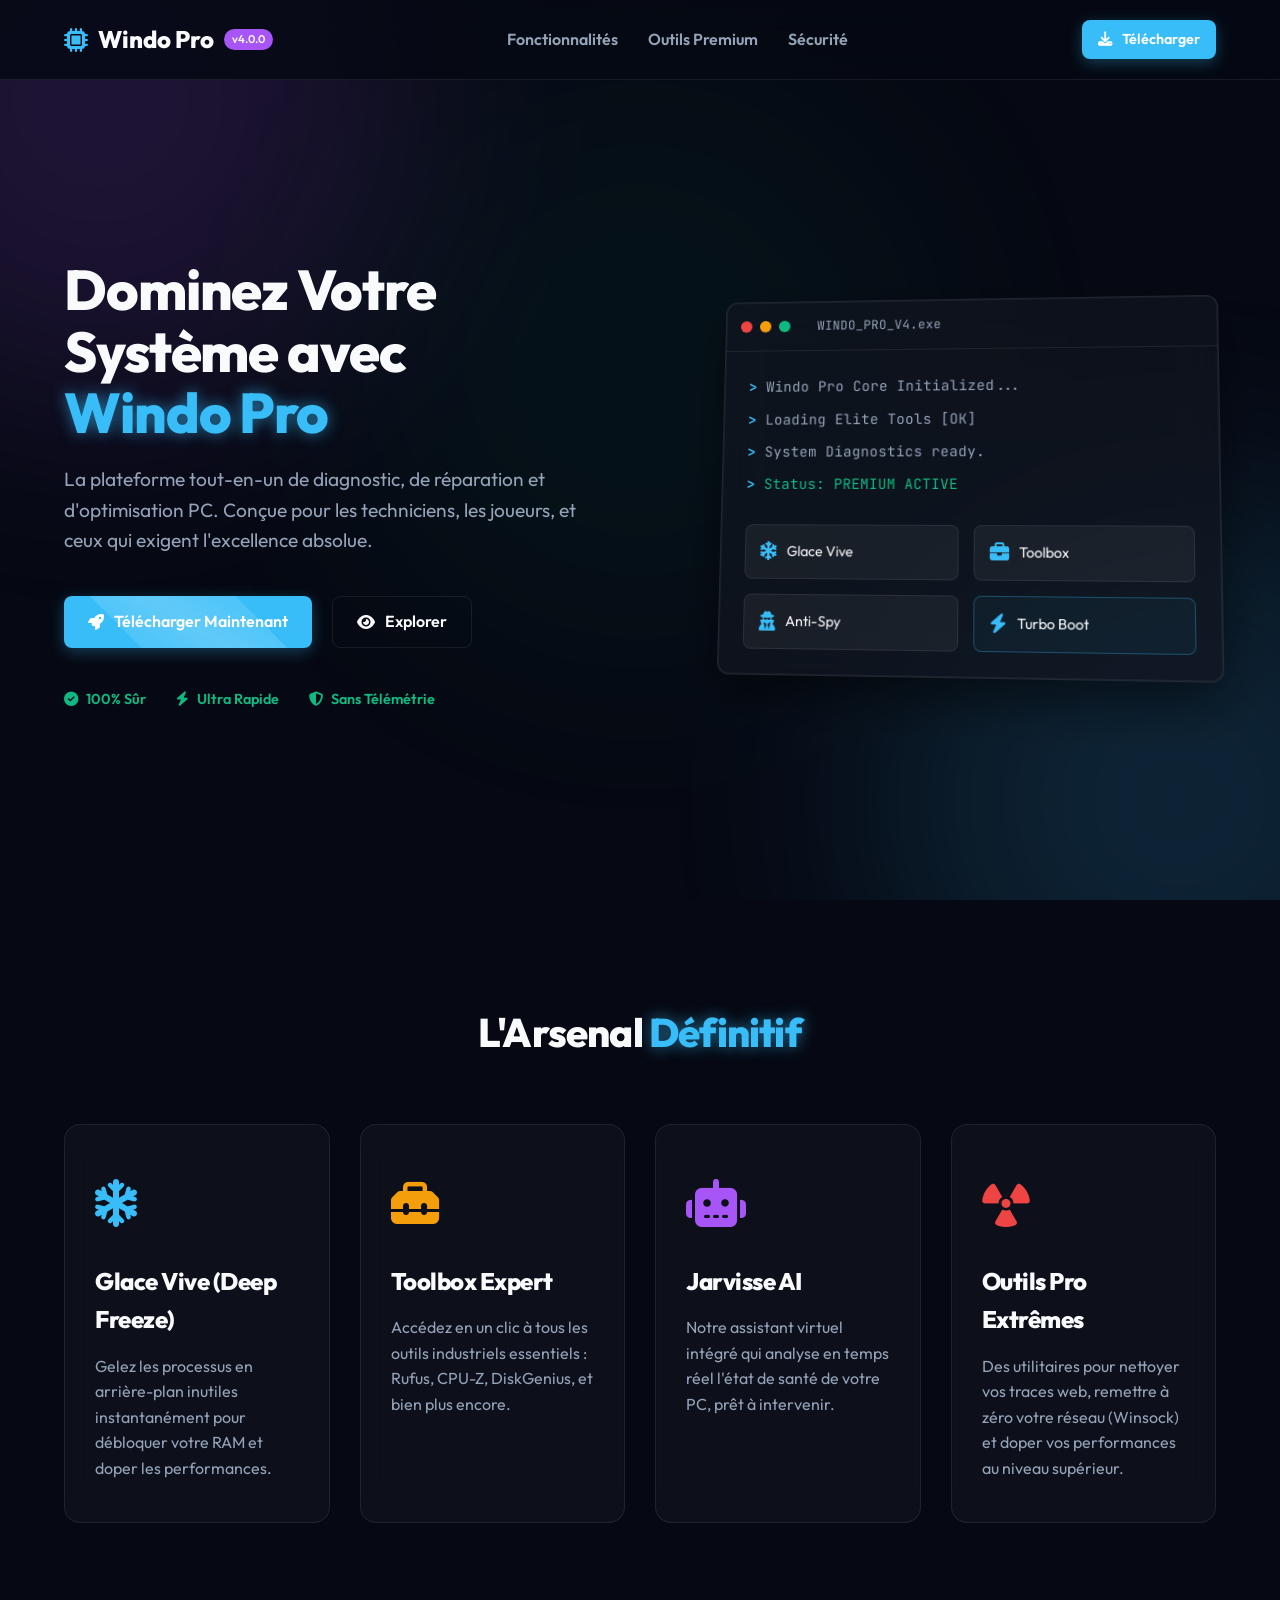
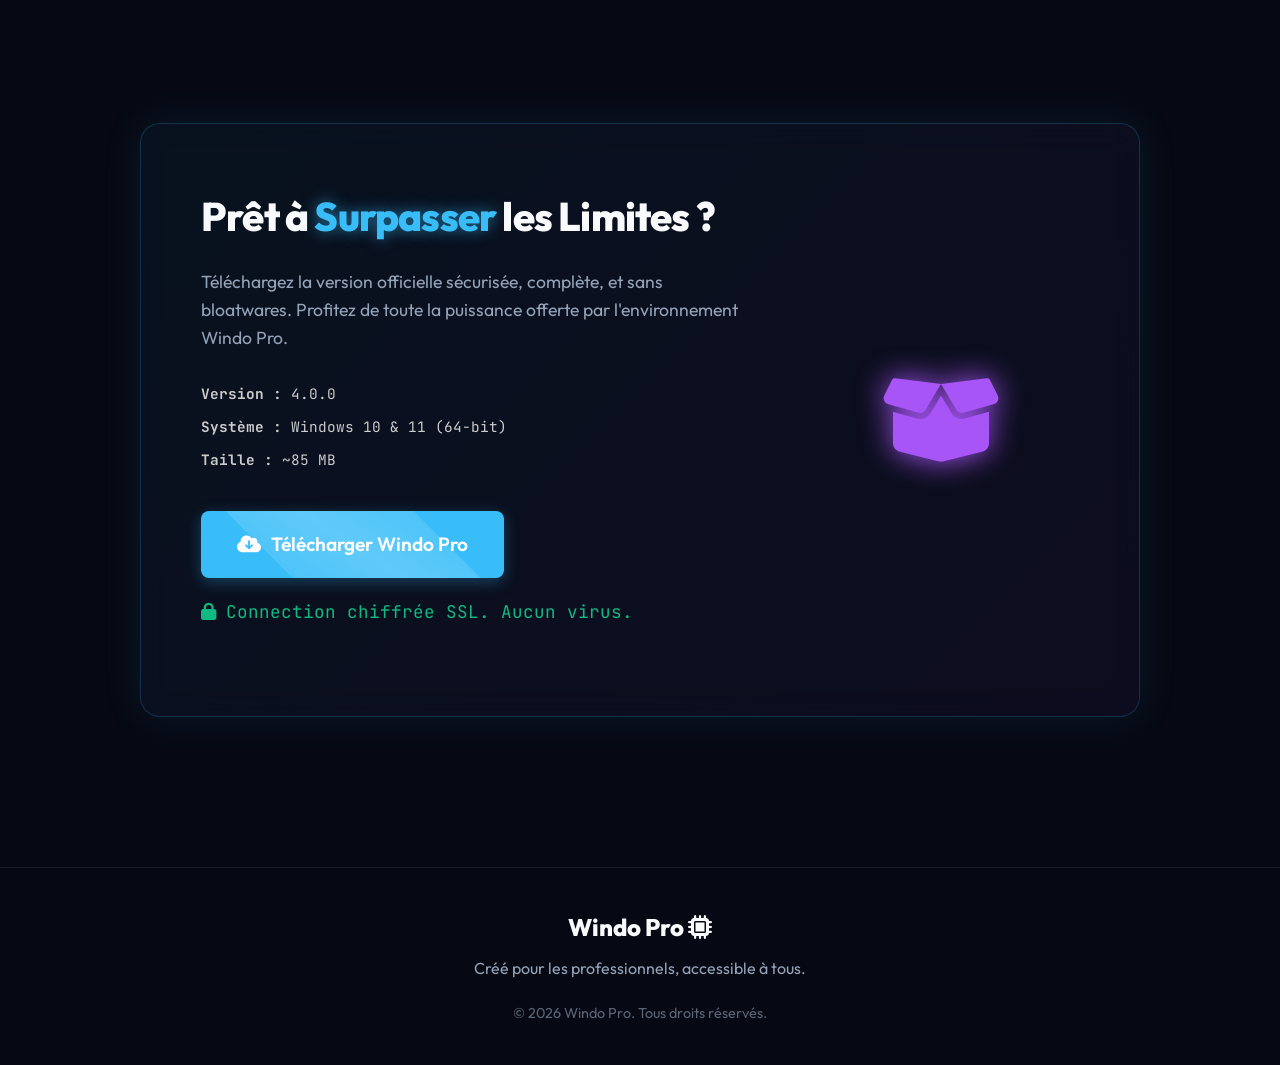
<file: index.html>
<!DOCTYPE html>
<html lang="fr">

<head>
    <meta charset="UTF-8">
    <meta name="viewport" content="width=device-width, initial-scale=1.0">
    <title>Windo Pro - L'Outil Ultime de Diagnostic & Optimisation</title>
    <!-- Balises SEO Classiques -->
    <meta name="description"
        content="Découvrez Windo Pro, l'application ultime pour diagnostiquer, optimiser et sécuriser votre PC. Outils exclusifs et interface premium pour une expérience sans précédent.">
    <meta name="keywords"
        content="Windo Pro, optimisation pc, diagnostic, nettoyage windows, sécurité pc, logiciel technicien informatique">
    <meta name="author" content="Windo Pro">

    <!-- Balises Open Graph (Pour les réseaux sociaux, WhatsApp, Discord, etc.) -->
    <meta property="og:title" content="Windo Pro - L'Outil Ultime de Diagnostic">
    <meta property="og:description"
        content="Découvrez Windo Pro, la plateforme tout-en-un de diagnostic, de réparation et d'optimisation PC pour les techniciens et gamers.">
    <meta property="og:type" content="website">
    <meta property="og:url" content="https://windopro.vercel.app/">
    <meta property="og:image" content="https://windopro.vercel.app/preview.png">
    <!-- Tu pourras ajouter une image preview.png de 1200x630px dans le dossier plus tard -->
    <meta property="og:site_name" content="Windo Pro">

    <!-- Indexation Robots -->
    <meta name="robots" content="index, follow">
    <!-- Google Fonts -->
    <link rel="preconnect" href="https://fonts.googleapis.com">
    <link rel="preconnect" href="https://fonts.gstatic.com" crossorigin>
    <link
        href="https://fonts.googleapis.com/css2?family=Outfit:wght@300;400;600;800&family=JetBrains+Mono:wght@400;700&display=swap"
        rel="stylesheet">
    <!-- FontAwesome -->
    <link rel="stylesheet" href="https://cdnjs.cloudflare.com/ajax/libs/font-awesome/6.4.0/css/all.min.css">
    <link rel="stylesheet" href="style.css">
</head>

<body>
    <div class="background-effects">
        <div class="glow glow-1"></div>
        <div class="glow glow-2"></div>
        <div class="glow glow-3"></div>
    </div>

    <nav class="navbar">
        <div class="logo">
            <i class="fa-solid fa-microchip"></i>
            Windo Pro <span class="badge">v4.0.0</span>
        </div>
        <ul class="nav-links">
            <li><a href="#features">Fonctionnalités</a></li>
            <li><a href="#tools">Outils Premium</a></li>
            <li><a href="#security">Sécurité</a></li>
        </ul>
        <a href="#download" class="btn btn-primary btn-sm"><i class="fa-solid fa-download"></i> Télécharger</a>
    </nav>

    <header class="hero">
        <div class="hero-content">
            <h1 class="hero-title">Dominez Votre Système avec <br><span class="highlight">Windo Pro</span></h1>
            <p class="hero-subtitle">La plateforme tout-en-un de diagnostic, de réparation et d'optimisation PC. Conçue
                pour les techniciens, les joueurs, et ceux qui exigent l'excellence absolue.</p>
            <div class="hero-actions">
                <a href="#download" class="btn btn-primary btn-glow">
                    <i class="fa-solid fa-rocket"></i> Télécharger Maintenant
                </a>
                <a href="#features" class="btn btn-secondary">
                    <i class="fa-solid fa-eye"></i> Explorer
                </a>
            </div>
            <div class="hero-stats">
                <div class="stat"><i class="fa-solid fa-check-circle"></i> 100% Sûr</div>
                <div class="stat"><i class="fa-solid fa-bolt"></i> Ultra Rapide</div>
                <div class="stat"><i class="fa-solid fa-shield-halved"></i> Sans Télémétrie</div>
            </div>
        </div>
        <div class="hero-visual">
            <div class="glass-mockup">
                <div class="mockup-header">
                    <div class="dot red"></div>
                    <div class="dot yellow"></div>
                    <div class="dot green"></div>
                    <div class="mockup-title">WINDO_PRO_V4.exe</div>
                </div>
                <div class="mockup-body">
                    <div class="terminal-line"><span class="prompt">></span> Windo Pro Core Initialized...</div>
                    <div class="terminal-line"><span class="prompt">></span> Loading Elite Tools [OK]</div>
                    <div class="terminal-line"><span class="prompt">></span> System Diagnostics ready.</div>
                    <div class="terminal-line highlight-text"><span class="prompt">></span> Status: PREMIUM ACTIVE</div>

                    <div class="mockup-grid">
                        <div class="mockup-card"><i class="fa-solid fa-snowflake"></i> Glace Vive</div>
                        <div class="mockup-card"><i class="fa-solid fa-briefcase"></i> Toolbox</div>
                        <div class="mockup-card"><i class="fa-solid fa-user-secret"></i> Anti-Spy</div>
                        <div class="mockup-card highlight-card"><i class="fa-solid fa-bolt"></i> Turbo Boot</div>
                    </div>
                </div>
            </div>
        </div>
    </header>

    <section id="features" class="features-section">
        <h2 class="section-title">L'Arsenal <span class="highlight">Définitif</span></h2>
        <div class="features-grid">
            <div class="feature-card glass">
                <div class="feature-icon" style="color: #38bdf8;"><i class="fa-solid fa-snowflake"></i></div>
                <h3>Glace Vive (Deep Freeze)</h3>
                <p>Gelez les processus en arrière-plan inutiles instantanément pour débloquer votre RAM et doper les
                    performances.</p>
            </div>
            <div class="feature-card glass">
                <div class="feature-icon" style="color: #f59e0b;"><i class="fa-solid fa-toolbox"></i></div>
                <h3>Toolbox Expert</h3>
                <p>Accédez en un clic à tous les outils industriels essentiels : Rufus, CPU-Z, DiskGenius, et bien plus
                    encore.</p>
            </div>
            <div class="feature-card glass">
                <div class="feature-icon" style="color: #a855f7;"><i class="fa-solid fa-robot"></i></div>
                <h3>Jarvisse AI</h3>
                <p>Notre assistant virtuel intégré qui analyse en temps réel l'état de santé de votre PC, prêt à
                    intervenir.</p>
            </div>
            <div class="feature-card glass">
                <div class="feature-icon" style="color: #ef4444;"><i class="fa-solid fa-radiation"></i></div>
                <h3>Outils Pro Extrêmes</h3>
                <p>Des utilitaires pour nettoyer vos traces web, remettre à zéro votre réseau (Winsock) et doper vos
                    performances au niveau supérieur.</p>
            </div>
        </div>
    </section>

    <section id="download" class="download-section">
        <div class="download-container glass border-glow">
            <div class="download-info">
                <h2>Prêt à <span class="highlight">Surpasser</span> les Limites ?</h2>
                <p>Téléchargez la version officielle sécurisée, complète, et sans bloatwares. Profitez de toute la
                    puissance offerte par l'environnement Windo Pro.</p>

                <div class="version-details">
                    <span><strong>Version :</strong> 4.0.0</span>
                    <span><strong>Système :</strong> Windows 10 & 11 (64-bit)</span>
                    <span><strong>Taille :</strong> ~85 MB</span>
                </div>

                <!-- Le lien pointe vers l'URL direct de téléchargement de Google Drive ou Github Release -->
                <a href="https://drive.google.com/uc?export=download&id=1JDobjmRm7EQYPSMI1f0NePl7HeVHFUGM"
                    target="_blank" class="btn btn-primary btn-large btn-glow" id="download-btn">
                    <i class="fa-solid fa-cloud-arrow-down"></i> Télécharger Windo Pro
                </a>
                <p class="download-note"><i class="fa-solid fa-lock"></i> Connection chiffrée SSL. Aucun virus.</p>
            </div>
            <div class="download-illustration">
                <i class="fa-solid fa-box-open fa-6x"
                    style="color: var(--accent-purple); text-shadow: 0 0 30px var(--accent-purple);"></i>
            </div>
        </div>
    </section>

    <footer>
        <div class="footer-content">
            <div class="footer-logo">Windo Pro <i class="fa-solid fa-microchip"></i></div>
            <p>Créé pour les professionnels, accessible à tous.</p>
            <p class="copyright">&copy; 2026 Windo Pro. Tous droits réservés.</p>
        </div>
    </footer>

    <script src="script.js"></script>
</body>

</html>
</file>
<file: style.css>
:root {
    --bg-dark: #060913;
    --accent-blue: #38bdf8;
    --accent-purple: #a855f7;
    --accent-warning: #f59e0b;
    --accent-danger: #ef4444;
    --accent-success: #10b981;
    --text-primary: #f8fafc;
    --text-secondary: #94a3b8;
    --glass-bg: rgba(255, 255, 255, 0.03);
    --glass-border: rgba(255, 255, 255, 0.08);
    --glass-shadow: 0 8px 32px 0 rgba(0, 0, 0, 0.37);
    --font-heading: 'Outfit', sans-serif;
    --font-body: 'Outfit', sans-serif;
    --font-mono: 'JetBrains Mono', monospace;
}

* {
    margin: 0;
    padding: 0;
    box-sizing: border-box;
    scroll-behavior: smooth;
}

body {
    background-color: var(--bg-dark);
    color: var(--text-primary);
    font-family: var(--font-body);
    overflow-x: hidden;
    line-height: 1.6;
}

/* Background Effects */
.background-effects {
    position: fixed;
    top: 0; left: 0; right: 0; bottom: 0;
    z-index: -1;
    pointer-events: none;
    overflow: hidden;
}

.glow {
    position: absolute;
    width: 600px;
    height: 600px;
    border-radius: 50%;
    filter: blur(120px);
    opacity: 0.15;
    animation: pulse 10s infinite alternate;
}

.glow-1 { top: -200px; left: -200px; background: var(--accent-purple); }
.glow-2 { bottom: -200px; right: -200px; background: var(--accent-blue); }
.glow-3 { top: 40%; left: 50%; transform: translate(-50%, -50%); background: var(--accent-success); opacity: 0.05; }

@keyframes pulse {
    0% { transform: scale(1); opacity: 0.1; }
    100% { transform: scale(1.1); opacity: 0.2; }
}

/* Typography */
h1, h2, h3 { font-family: var(--font-heading); font-weight: 800; letter-spacing: -0.02em; }
.highlight { color: var(--accent-blue); text-shadow: 0 0 15px rgba(56, 189, 248, 0.6); }

/* Navigation */
.navbar {
    display: flex;
    justify-content: space-between;
    align-items: center;
    padding: 20px 5%;
    background: rgba(6, 9, 19, 0.8);
    backdrop-filter: blur(20px);
    position: fixed;
    top: 0; left: 0; right: 0;
    z-index: 100;
    border-bottom: 1px solid var(--glass-border);
}

.logo {
    font-size: 1.5rem;
    font-weight: 800;
    display: flex;
    align-items: center;
    gap: 10px;
}

.logo i { color: var(--accent-blue); }
.badge {
    font-size: 0.7rem;
    background: var(--accent-purple);
    padding: 2px 8px;
    border-radius: 12px;
    font-weight: 600;
}

.nav-links { list-style: none; display: flex; gap: 30px; }
.nav-links a { color: var(--text-secondary); text-decoration: none; font-weight: 600; transition: color 0.3s; }
.nav-links a:hover { color: var(--text-primary); }

/* Buttons */
.btn {
    display: inline-flex;
    align-items: center;
    justify-content: center;
    gap: 10px;
    padding: 12px 24px;
    border-radius: 8px;
    font-weight: 600;
    text-decoration: none;
    transition: all 0.3s cubic-bezier(0.25, 0.8, 0.25, 1);
    cursor: pointer;
    border: none;
}

.btn-sm { padding: 8px 16px; font-size: 0.9rem; }
.btn-large { padding: 18px 36px; font-size: 1.2rem; }

.btn-primary {
    background: var(--accent-blue);
    color: #fff;
    box-shadow: 0 4px 15px rgba(56, 189, 248, 0.3);
}

.btn-primary:hover {
    background: #0ea5e9;
    transform: translateY(-2px);
    box-shadow: 0 8px 25px rgba(56, 189, 248, 0.5);
}

.btn-secondary {
    background: transparent;
    color: var(--text-primary);
    border: 1px solid var(--glass-border);
}
.btn-secondary:hover {
    background: var(--glass-bg);
    border-color: var(--text-secondary);
}

.btn-glow { position: relative; overflow: hidden; }
.btn-glow::after {
    content: '';
    position: absolute;
    top: -50%; left: -50%;
    width: 200%; height: 200%;
    background: linear-gradient(to bottom right, rgba(255,255,255,0), rgba(255,255,255,0.2), rgba(255,255,255,0));
    transform: rotate(45deg);
    animation: shine 3s infinite;
}
@keyframes shine { 0% { left: -100%; top: -100%; } 20% { left: 100%; top: 100%; } 100% { left: 100%; top: 100%; } }

/* Hero Section */
.hero {
    min-height: 100vh;
    display: flex;
    align-items: center;
    justify-content: space-between;
    padding: 120px 5% 50px;
    gap: 50px;
}

.hero-content { flex: 1; max-width: 600px; }
.hero-title { font-size: 3.5rem; line-height: 1.1; margin-bottom: 20px; }
.hero-subtitle { font-size: 1.2rem; color: var(--text-secondary); margin-bottom: 40px; }
.hero-actions { display: flex; gap: 20px; margin-bottom: 40px; }
.hero-stats { display: flex; gap: 30px; font-size: 0.9rem; color: var(--accent-success); font-weight: 600; }
.hero-stats .stat { display: flex; align-items: center; gap: 8px; }

/* Mockup */
.hero-visual { flex: 1; display: flex; justify-content: flex-end; perspective: 1000px; }
.glass-mockup {
    width: 100%; max-width: 500px;
    background: rgba(16, 20, 31, 0.7);
    backdrop-filter: blur(20px);
    border: 1px solid var(--glass-border);
    border-radius: 12px;
    box-shadow: 0 20px 50px rgba(0,0,0,0.5), inset 0 0 0 1px rgba(255,255,255,0.05);
    transform: rotateY(-5deg) rotateX(5deg);
    transition: transform 0.5s;
}
.glass-mockup:hover { transform: rotateY(0) rotateX(0); }
.mockup-header {
    padding: 15px; border-bottom: 1px solid var(--glass-border);
    display: flex; align-items: center; gap: 8px;
}
.dot { width: 12px; height: 12px; border-radius: 50%; }
.red { background: #ef4444; } .yellow { background: #f59e0b; } .green { background: #10b981; }
.mockup-title { margin-left: 20px; font-family: var(--font-mono); font-size: 0.8rem; color: var(--text-secondary); }
.mockup-body { padding: 25px; }
.terminal-line { font-family: var(--font-mono); font-size: 0.9rem; margin-bottom: 10px; color: var(--text-secondary); }
.prompt { color: var(--accent-blue); font-weight: bold; }
.highlight-text { color: var(--accent-success); }

.mockup-grid { display: grid; grid-template-columns: 1fr 1fr; gap: 15px; margin-top: 30px; }
.mockup-card {
    background: rgba(255,255,255,0.05);
    border: 1px solid var(--glass-border);
    padding: 15px; border-radius: 8px;
    display: flex; align-items: center; gap: 10px; font-size: 0.9rem;
}
.mockup-card i { color: var(--accent-blue); font-size: 1.2rem; }
.highlight-card { border-color: rgba(56, 189, 248, 0.3); background: rgba(56, 189, 248, 0.05); }

/* Features */
.features-section { padding: 100px 5%; }
.section-title { text-align: center; font-size: 2.5rem; margin-bottom: 60px; }
.features-grid { display: grid; grid-template-columns: repeat(auto-fit, minmax(250px, 1fr)); gap: 30px; }
.feature-card { padding: 40px 30px; border-radius: 16px; background: var(--glass-bg); border: 1px solid var(--glass-border); transition: transform 0.3s; }
.feature-card:hover { transform: translateY(-10px); background: rgba(255,255,255,0.05); }
.feature-icon { font-size: 3rem; margin-bottom: 20px; color: var(--accent-blue); }
.feature-card h3 { margin-bottom: 15px; font-size: 1.5rem; }
.feature-card p { color: var(--text-secondary); font-size: 1rem; }

/* Download */
.download-section { padding: 100px 5% 150px; display: flex; justify-content: center; }
.download-container {
    display: flex; align-items: center; max-width: 1000px; width: 100%;
    padding: 60px; border-radius: 20px;
    background: linear-gradient(135deg, rgba(56, 189, 248, 0.05), rgba(168, 85, 247, 0.05));
    border: 1px solid rgba(56, 189, 248, 0.2);
    box-shadow: 0 0 40px rgba(56, 189, 248, 0.1);
}
.download-info { flex: 1; padding-right: 50px; }
.download-info h2 { font-size: 2.5rem; margin-bottom: 20px; }
.download-info p { color: var(--text-secondary); font-size: 1.1rem; margin-bottom: 30px; }
.version-details { display: flex; flex-direction: column; gap: 10px; margin-bottom: 40px; font-family: var(--font-mono); font-size: 0.9rem; color: #ccc; }
.download-note { display: flex; align-items: center; gap: 10px; margin-top: 20px; font-size: 0.9rem; color: var(--accent-success) !important; font-family: var(--font-mono); }
.download-illustration { flex: 0.5; display: flex; justify-content: center; align-items: center; }

/* Footer */
footer { text-align: center; padding: 40px 5%; border-top: 1px solid var(--glass-border); color: var(--text-secondary); }
.footer-logo { font-size: 1.5rem; font-weight: 800; color: var(--text-primary); margin-bottom: 10px; }
.copyright { margin-top: 20px; font-size: 0.9rem; opacity: 0.6; }

/* Utility */
.glass { backdrop-filter: blur(16px); -webkit-backdrop-filter: blur(16px); }

/* Responsive */
@media (max-width: 990px) {
    .hero { flex-direction: column; text-align: center; padding-top: 150px; }
    .hero-content { margin-bottom: 50px; }
    .hero-actions, .hero-stats { justify-content: center; }
    .download-container { flex-direction: column; text-align: center; padding: 40px 20px; }
    .download-info { padding-right: 0; margin-bottom: 40px; }
    .nav-links { display: none; }
}
</file>
